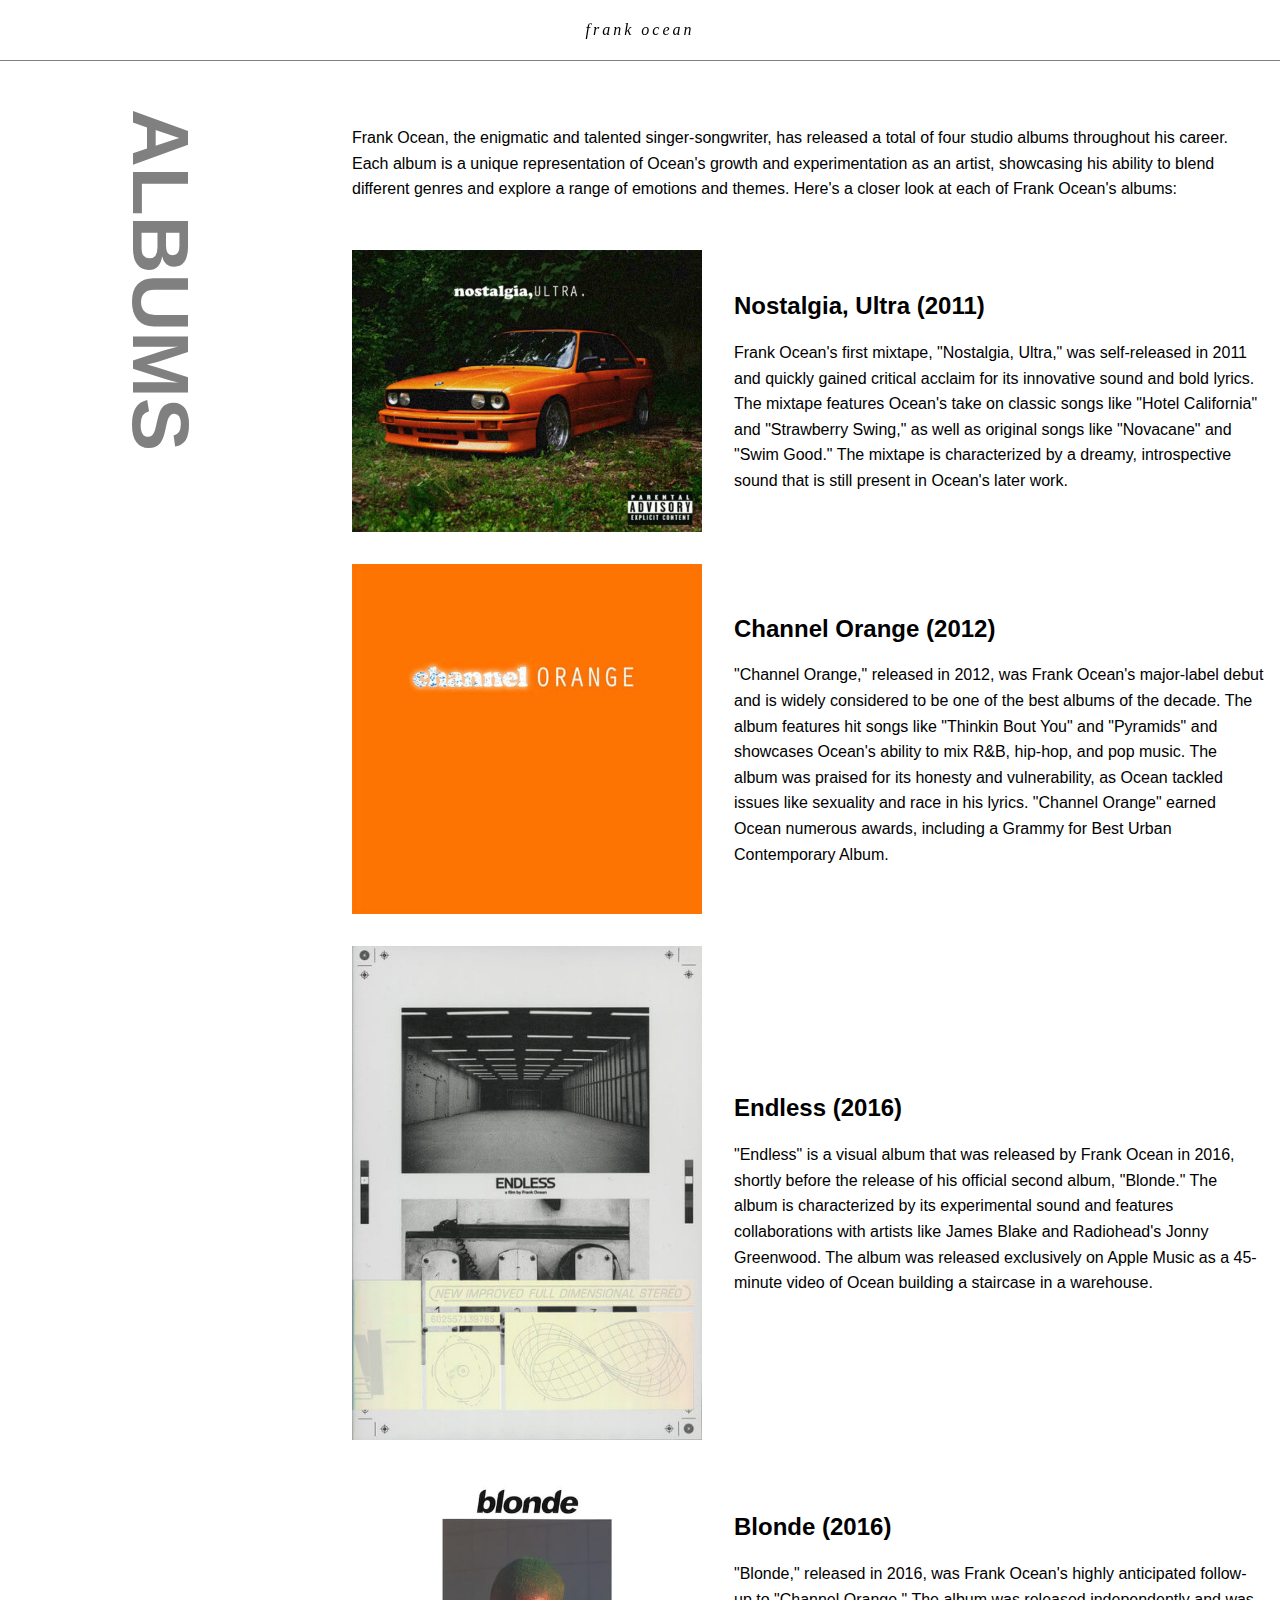
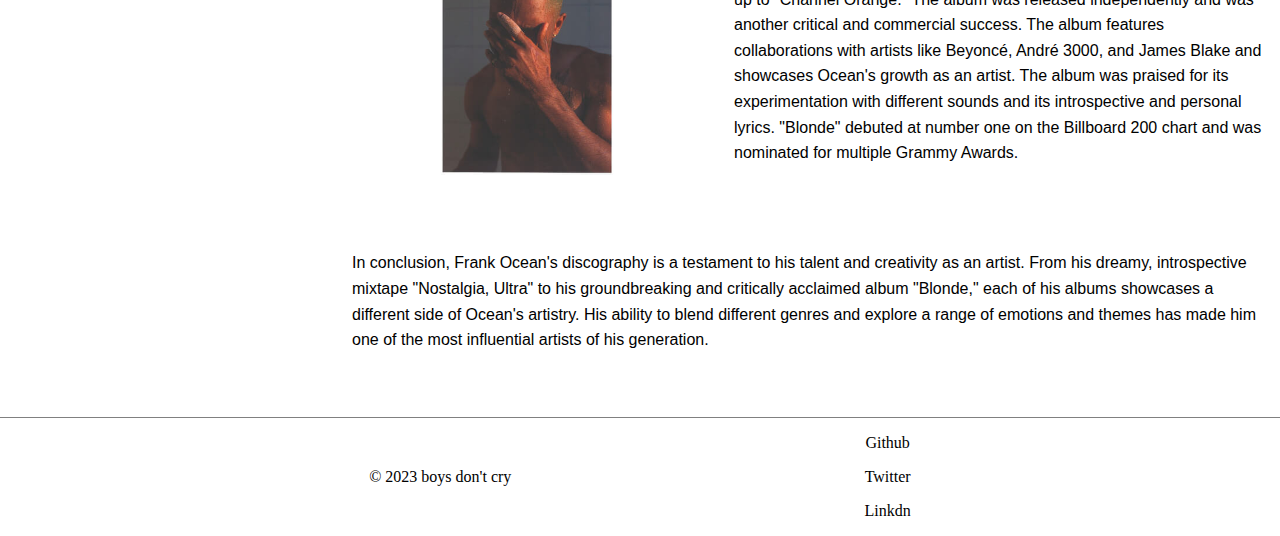
<file: source/albums.html>
<!DOCTYPE html>
<html lang="en">

<head>
    <meta charset="UTF-8">
    <meta http-equiv="X-UA-Compatible" content="IE=edge">
    <meta name="viewport" content="width=device-width, initial-scale=1.0">
    <link rel="stylesheet" href="styles/style.css">
    <script src="scripts/footer.js" defer></script>
    <script src="scripts/script.js" defer></script>
    <title>Frank Ocean | Albums</title>
</head>

<body>
    <nav>
        <a href="index.html">
            <div class="logo">
                <div class="box top">
                    <span class="firstname underline" data-name="frank">frank</span>
                    <span class="lastname underline" data-name="ocean"> ocean</span>
                </div>
            </div>
        </a>
        <!-- <div class="navlinks">
            <a href="#" class="underline">Albums</a>
            <a href="#" class="underline">Showcase</a>
        </div> -->
    </nav>
    <main class=" parag">
        <section class=" aside">
            <p class="upside txt-lg observe">Albums</p>
        </section>
        <article class="album-container">
            <section class="observe">
                <p>
                    Frank Ocean, the enigmatic and talented singer-songwriter, has released a total of four studio
                    albums
                    throughout
                    his
                    career. Each album is a unique representation of Ocean's growth and experimentation as an artist,
                    showcasing
                    his
                    ability
                    to blend different genres and explore a range of emotions and themes.

                    Here's a closer look at each of Frank Ocean's albums:
                </p>
            </section>
            <section class="album-section observe">
                <img src="./styles/nostalgia.jpeg" alt="Album cover for nostalgia, Ultra" loading="lazy">
                <section>
                    <h2>Nostalgia, Ultra (2011)</h2>
                    <p>
                        Frank Ocean's first mixtape, "Nostalgia, Ultra," was self-released in 2011 and quickly gained
                        critical
                        acclaim
                        for its
                        innovative sound and bold lyrics. The mixtape features Ocean's take on classic songs like "Hotel
                        California"
                        and
                        "Strawberry Swing," as well as original songs like "Novacane" and "Swim Good." The mixtape is
                        characterized
                        by a
                        dreamy,
                        introspective sound that is still present in Ocean's later work.</p>
                </section>
            </section>

            <section class="album-section observe">
                <img src="./styles/channelorange.jpeg" alt="album cover for channelorange" loading="lazy">
                <section>
                    <h2>
                        Channel Orange (2012)</h2>
                    <p>

                        "Channel Orange," released in 2012, was Frank Ocean's major-label debut and is widely considered
                        to
                        be
                        one
                        of
                        the best
                        albums of the decade. The album features hit songs like "Thinkin Bout You" and "Pyramids" and
                        showcases
                        Ocean's
                        ability
                        to mix R&B, hip-hop, and pop music. The album was praised for its honesty and vulnerability, as
                        Ocean
                        tackled
                        issues
                        like sexuality and race in his lyrics. "Channel Orange" earned Ocean numerous awards, including
                        a
                        Grammy
                        for
                        Best Urban
                        Contemporary Album.</p>
                </section>
            </section>
            <section class="album-section observe">
                <img src="./styles/endless.jpeg" alt="album cover for endless" loading="lazy">
                <section>
                    <h2>
                        Endless (2016)</h2>
                    <p>
                        "Endless" is a visual album that was released by Frank Ocean in 2016, shortly before the release
                        of
                        his
                        official
                        second
                        album, "Blonde." The album is characterized by its experimental sound and features
                        collaborations
                        with
                        artists
                        like
                        James Blake and Radiohead's Jonny Greenwood. The album was released exclusively on Apple Music
                        as a
                        45-minute
                        video of
                        Ocean building a staircase in a warehouse.</p>
                </section>
            </section>
            <section class="album-section">
                <img src="./styles/BLONDE.jpeg" alt="album cover for blonde" loading="lazy">
                <section>
                    <h2>
                        Blonde (2016)
                    </h2>
                    <p>
                        "Blonde," released in 2016, was Frank Ocean's highly anticipated follow-up to "Channel Orange."
                        The
                        album
                        was
                        released
                        independently and was another critical and commercial success. The album features collaborations
                        with
                        artists
                        like
                        Beyoncé, André 3000, and James Blake and showcases Ocean's growth as an artist. The album was
                        praised
                        for
                        its
                        experimentation with different sounds and its introspective and personal lyrics. "Blonde"
                        debuted at
                        number
                        one
                        on the
                        Billboard 200 chart and was nominated for multiple Grammy Awards.</p>
                </section>
            </section>
            <section>
                <p>
                    In conclusion, Frank Ocean's discography is a testament to his talent and creativity as an artist.
                    From
                    his
                    dreamy,
                    introspective mixtape "Nostalgia, Ultra" to his groundbreaking and critically acclaimed album
                    "Blonde,"
                    each
                    of
                    his
                    albums showcases a different side of Ocean's artistry. His ability to blend different genres and
                    explore
                    a
                    range
                    of
                    emotions and themes has made him one of the most influential artists of his generation.
                </p>
            </section>
        </article>

    </main>
</body>

</html>
</file>
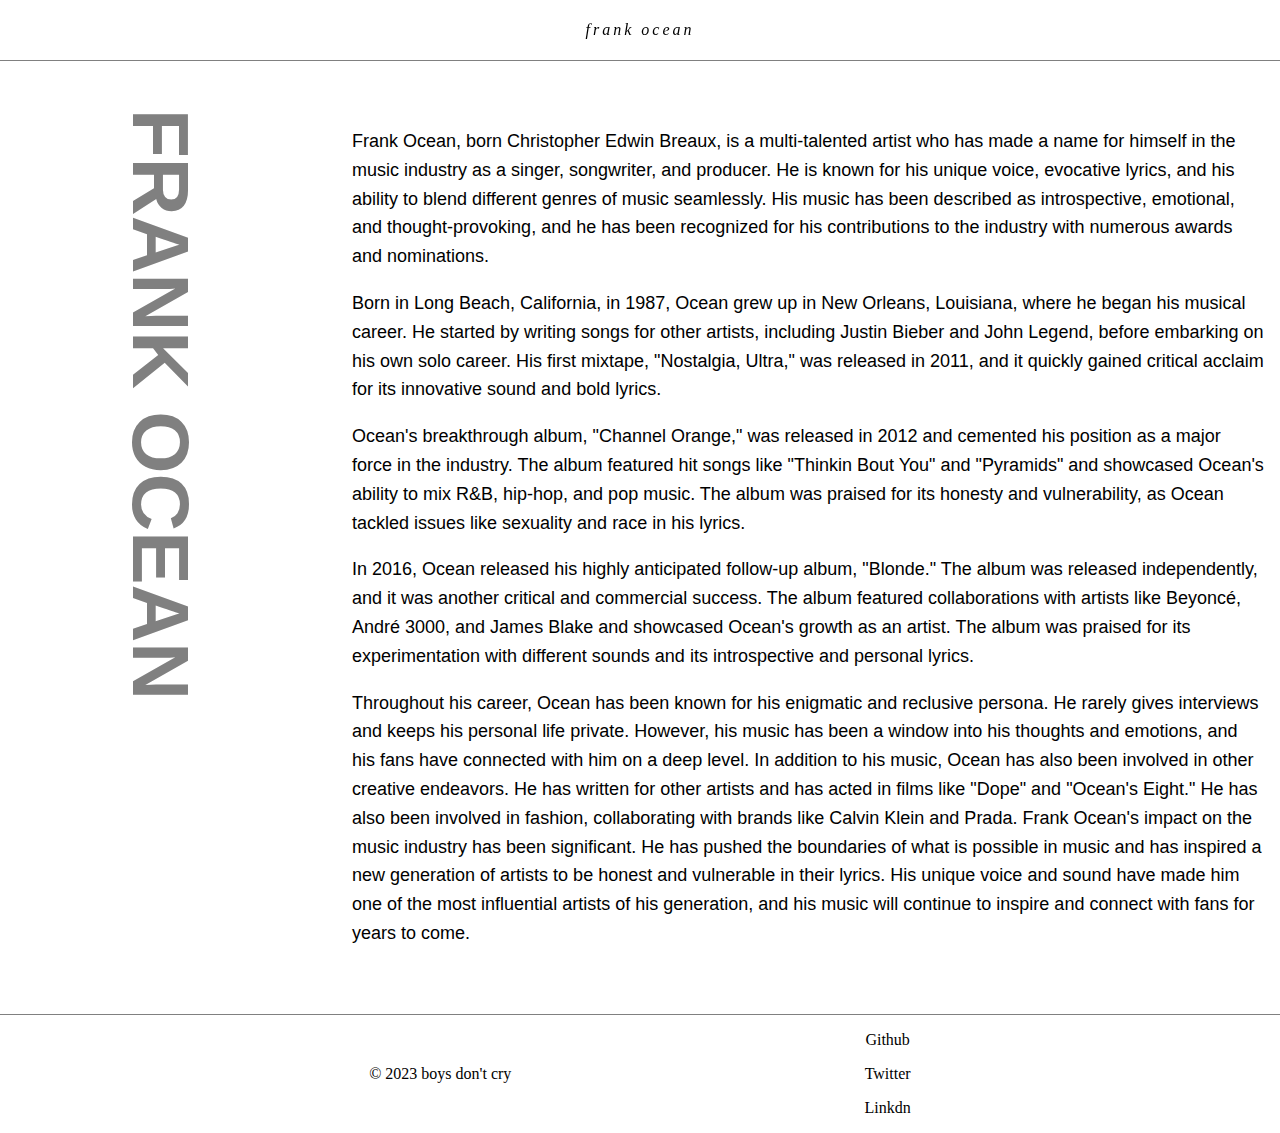
<file: source/frank.html>
<!DOCTYPE html>
<html lang="en">

<head>
    <meta charset="UTF-8">
    <meta http-equiv="X-UA-Compatible" content="IE=edge">
    <meta name="viewport" content="width=device-width, initial-scale=1.0">
    <link rel="stylesheet" href="styles/style.css">
    <script src="/source/scripts/footer.js" defer></script>
    <script src="scripts/script.js" defer></script>
    <title>Document</title>
</head>

<body>
    <nav>
        <a href="index.html">
            <div class="logo">
                <div class="box top">
                    <span class="firstname underline" data-name="frank">frank</span>
                    <span class="lastname underline" data-name="ocean"> ocean</span>
                </div>
            </div>
        </a>
        <!-- <div class="navlinks"> -->
        <!-- <a href="#" class="underline">Albums</a> -->
        <!-- <a href="#" class="underline">Showcase</a> -->
        <!-- </div> -->
    </nav>

    <main class="parag">
        <section class="aside observe">
            <p class="upside txt-lg">frank ocean</p>
        </section>
        <section class="content observe">
            <p>
                Frank Ocean, born Christopher Edwin Breaux, is a multi-talented artist who has made a name for himself
                in
                the music
                industry as a singer, songwriter, and producer. He is known for his unique voice, evocative lyrics, and
                his
                ability to
                blend different genres of music seamlessly. His music has been described as introspective, emotional,
                and
                thought-provoking, and he has been recognized for his contributions to the industry with numerous awards
                and
                nominations.
            </p>
            <p>
                Born in Long Beach, California, in 1987, Ocean grew up in New Orleans, Louisiana, where he began his
                musical
                career. He
                started by writing songs for other artists, including Justin Bieber and John Legend, before embarking on
                his
                own solo
                career. His first mixtape, "Nostalgia, Ultra," was released in 2011, and it quickly gained critical
                acclaim
                for its
                innovative sound and bold lyrics.
            </p>
            <p>
                Ocean's breakthrough album, "Channel Orange," was released in 2012 and cemented his position as a major
                force in the
                industry. The album featured hit songs like "Thinkin Bout You" and "Pyramids" and showcased Ocean's
                ability
                to mix R&B,
                hip-hop, and pop music. The album was praised for its honesty and vulnerability, as Ocean tackled issues
                like sexuality
                and race in his lyrics.
            </p>
            <p>
                In 2016, Ocean released his highly anticipated follow-up album, "Blonde." The album was released
                independently, and it
                was another critical and commercial success. The album featured collaborations with artists like
                Beyoncé,
                André 3000,
                and James Blake and showcased Ocean's growth as an artist. The album was praised for its experimentation
                with different
                sounds and its introspective and personal lyrics.
            </p>
            <p>
                Throughout his career, Ocean has been known for his enigmatic and reclusive persona. He rarely gives
                interviews and
                keeps his personal life private. However, his music has been a window into his thoughts and emotions,
                and
                his fans have
                connected with him on a deep level.

                In addition to his music, Ocean has also been involved in other creative endeavors. He has written for
                other
                artists and
                has acted in films like "Dope" and "Ocean's Eight." He has also been involved in fashion, collaborating
                with
                brands like
                Calvin Klein and Prada.

                Frank Ocean's impact on the music industry has been significant. He has pushed the boundaries of what is
                possible in
                music and has inspired a new generation of artists to be honest and vulnerable in their lyrics. His
                unique
                voice and
                sound have made him one of the most influential artists of his generation, and his music will continue
                to
                inspire and
                connect with fans for years to come.
            </p>
        </section>
    </main>
</body>

</html>
</file>
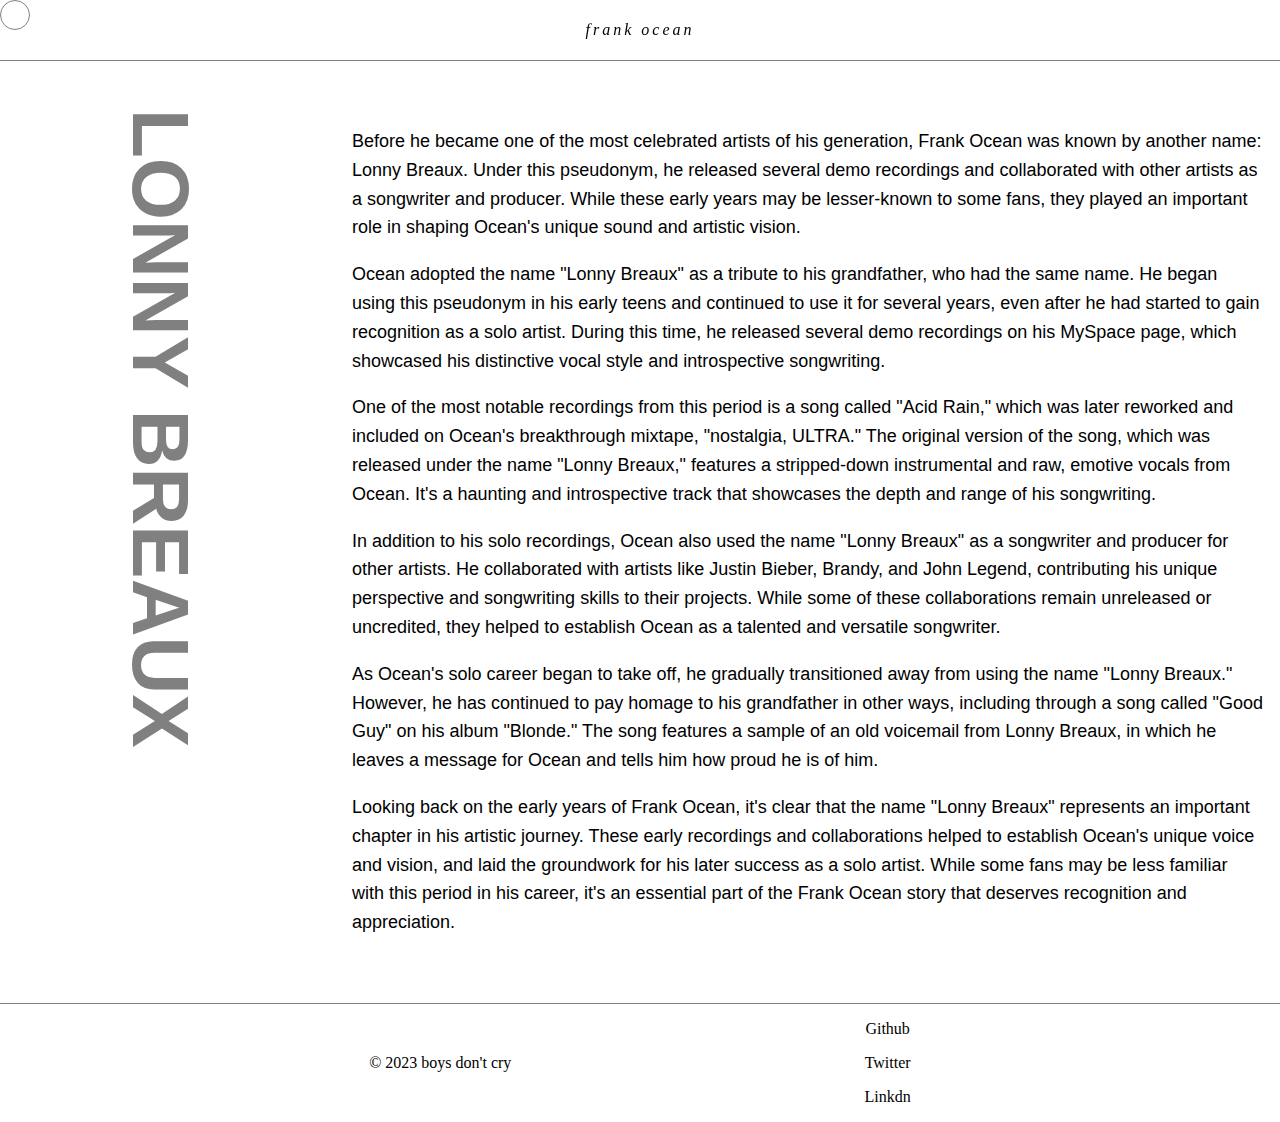
<file: source/lonny.html>
<!DOCTYPE html>
<html lang="en">

<head>
    <meta charset="UTF-8">
    <meta http-equiv="X-UA-Compatible" content="IE=edge">
    <meta name="viewport" content="width=device-width, initial-scale=1.0">
    <title>Frank Ocean | Lonny Breaux</title>
    <link rel="stylesheet" href="styles/style.css">
    <script src="scripts/footer.js" defer></script>
    <script src="scripts/trailer.js" defer></script>
    <script src="scripts/script.js" defer></script>
</head>

<body>
    <nav>
        <a href="index.html">
            <div class="logo">
                <div class="box top">
                    <span class="firstname underline" data-name="frank">frank</span>
                    <span class="lastname underline" data-name="ocean"> ocean</span>
                </div>
            </div>
        </a>
        <!-- <div class="navlinks"> -->
        <!-- <a href="#" class="underline">Showcase</a> -->
        <!-- </div> -->
    </nav>

    <main class="parag">
        <section class="aside">
            <p class="upside txt-lg observe">lonny breaux</p>
        </section>
        <section class="content">
            <p class="observe">
                Before he became one of the most celebrated artists of his generation,
                Frank Ocean was
                known by another
                name: Lonny
                Breaux. Under this pseudonym, he released several demo recordings and collaborated with other artists as
                a songwriter
                and producer. While these early years may be lesser-known to some fans, they played an important role in
                shaping Ocean's
                unique sound and artistic vision.
            </p>

            <p class="observe">
                Ocean adopted the name "Lonny Breaux" as a tribute to his grandfather, who had the same name. He began
                using this
                pseudonym in his early teens and continued to use it for several years, even after he had started to
                gain recognition as
                a solo artist. During this time, he released several demo recordings on his MySpace page, which
                showcased his
                distinctive vocal style and introspective songwriting.
            </p>
            <p class="observe">
                One of the most notable recordings from this period is a song called "Acid Rain," which was later
                reworked and included
                on Ocean's breakthrough mixtape, "nostalgia, ULTRA." The original version of the song, which was
                released under the name
                "Lonny Breaux," features a stripped-down instrumental and raw, emotive vocals from Ocean. It's a
                haunting and
                introspective track that showcases the depth and range of his songwriting.
            </p>
            <p class="observe">
                In addition to his solo recordings, Ocean also used the name "Lonny Breaux" as a songwriter and producer
                for other
                artists. He collaborated with artists like Justin Bieber, Brandy, and John Legend, contributing his
                unique perspective
                and songwriting skills to their projects. While some of these collaborations remain unreleased or
                uncredited, they
                helped to establish Ocean as a talented and versatile songwriter.
            </p>
            <p class="observe">
                As Ocean's solo career began to take off, he gradually transitioned away from using the name "Lonny
                Breaux." However, he
                has continued to pay homage to his grandfather in other ways, including through a song called "Good Guy"
                on his album
                "Blonde." The song features a sample of an old voicemail from Lonny Breaux, in which he leaves a message
                for Ocean and
                tells him how proud he is of him.
            </p>
            <p class="observe">
                Looking back on the early years of Frank Ocean, it's clear that the name "Lonny Breaux" represents an
                important chapter
                in his artistic journey. These early recordings and collaborations helped to establish Ocean's unique
                voice and vision,
                and laid the groundwork for his later success as a solo artist. While some fans may be less familiar
                with this period in
                his career, it's an essential part of the Frank Ocean story that deserves recognition and appreciation.
            </p>
        </section>
    </main>
    <div class="trailer"></div>

</body>

</html>
</file>
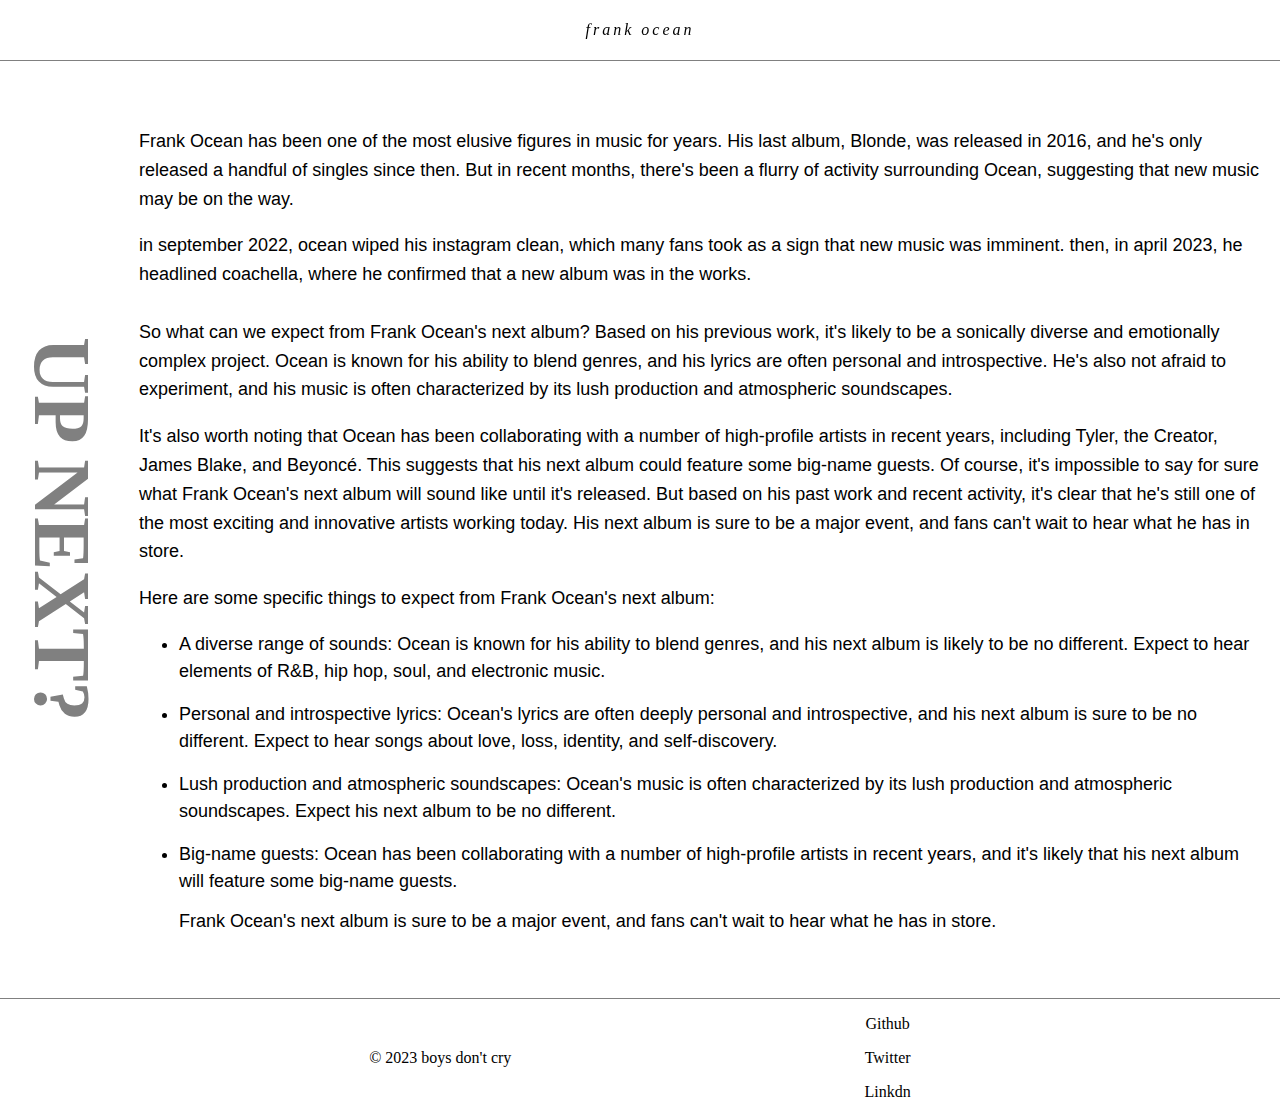
<file: source/next.html>
<!DOCTYPE html>
<html lang="en">

<head>
    <meta charset="UTF-8">
    <meta http-equiv="X-UA-Compatible" content="IE=edge">
    <meta name="viewport" content="width=device-width, initial-scale=1.0">
    <link rel="stylesheet" href="styles/style.css">
    <script src="scripts/footer.js" defer></script>
    <script src="scripts/script.js" defer></script>
    <title>Document</title>
</head>

<body>
    <nav>
        <a href="index.html">
            <div class="logo">
                <div class="box top">
                    <span class="firstname underline" data-name="frank">frank</span>
                    <span class="lastname underline" data-name="ocean"> ocean</span>
                </div>
            </div>
        </a>
        <!-- <div class="navlinks"> -->
        <!-- <a href="#" class="underline">Albums</a> -->
        <!-- <a href="#" class="underline">Showcase</a> -->
        <!-- </div> -->
    </nav>
    <main class="parag">
        <section class="observe txt-lg upside">Up next?</section>
        <article class="content">
            <p>
                Frank Ocean has been one of the most elusive figures in music for years. His last album, Blonde, was
                released in 2016,
                and he's only released a handful of singles since then. But in recent months, there's been a flurry of
                activity
                surrounding Ocean, suggesting that new music may be on the way.
            </p>
            <p>
                in september 2022, ocean wiped his instagram clean, which many fans took as a sign that new music was
                imminent. then, in
                april 2023, he headlined coachella, where he confirmed that a new album was in the works. <br><br>
                So what can we expect from Frank Ocean's next album? Based on his previous work, it's likely to be a
                sonically diverse
                and emotionally complex project. Ocean is known for his ability to blend genres, and his lyrics are
                often personal and
                introspective. He's also not afraid to experiment, and his music is often characterized by its lush
                production and
                atmospheric soundscapes.
            </p>
            <p>
                It's also worth noting that Ocean has been collaborating with a number of high-profile artists in recent
                years,
                including Tyler, the Creator, James Blake, and Beyoncé. This suggests that his next album could feature
                some big-name
                guests.

                Of course, it's impossible to say for sure what Frank Ocean's next album will sound like until it's
                released. But based
                on his past work and recent activity, it's clear that he's still one of the most exciting and innovative
                artists working
                today. His next album is sure to be a major event, and fans can't wait to hear what he has in store.
            </p>
            <p>
                Here are some specific things to expect from Frank Ocean's next album:
            </p>
            <ul>
                <li>

                    A diverse range of sounds: Ocean is known for his ability to blend genres, and his next album is
                    likely
                    to be no
                    different. Expect to hear elements of R&B, hip hop, soul, and electronic music.
                </li>
                <li>

                    Personal and introspective lyrics: Ocean's lyrics are often deeply personal and introspective, and
                    his
                    next album is
                    sure to be no different. Expect to hear songs about love, loss, identity, and self-discovery.
                </li>
                <li>

                    Lush production and atmospheric soundscapes: Ocean's music is often characterized by its lush
                    production
                    and atmospheric
                    soundscapes. Expect his next album to be no different.
                </li>
                <li>

                    Big-name guests: Ocean has been collaborating with a number of high-profile artists in recent years,
                    and
                    it's likely
                    that his next album will feature some big-name guests.
                </li>
                Frank Ocean's next album is sure to be a major event, and fans can't wait to hear what he has in store.
            </ul>
        </article>
    </main>

</body>

</html>
</file>
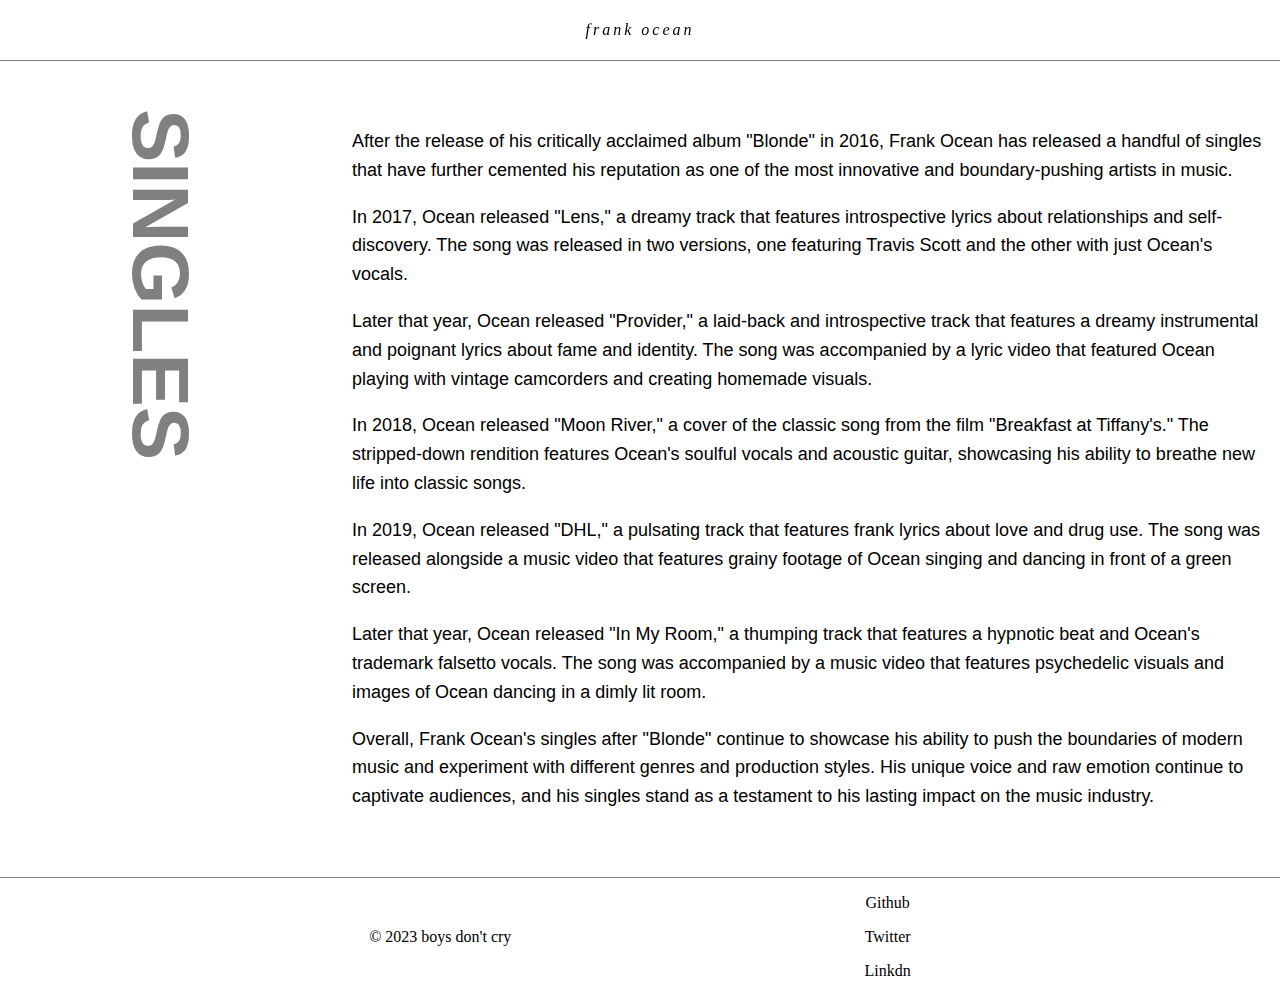
<file: source/singles.html>
<!DOCTYPE html>
<html lang="en">

<head>
    <meta charset="UTF-8">
    <meta http-equiv="X-UA-Compatible" content="IE=edge">
    <meta name="viewport" content="width=device-width, initial-scale=1.0">
    <link rel="stylesheet" href="styles/style.css">
    <script src="scripts/footer.js" defer></script>
    <script src="scripts/script.js" defer></script>
    <title>Document</title>
</head>

<body>
    <nav>
        <a href="index.html">
            <div class="logo">
                <div class="box top">
                    <span class="firstname underline" data-name="frank">frank</span>
                    <span class="lastname underline" data-name="ocean"> ocean</span>
                </div>
            </div>
        </a>
        <!-- <div class="navlinks"> -->
        <!-- <a href="#" class="underline">Albums</a> -->
        <!-- <a href="#" class="underline">Showcase</a> -->
        <!-- </div> -->
    </nav>
    <main class="parag">
        <section class="aside">
            <p class="upside txt-lg observe">singles</p>
        </section>
        <section class="content">
            <p class="observe">
                After the release of his critically acclaimed album "Blonde" in 2016, Frank Ocean has released a handful
                of
                singles
                that
                have further cemented his reputation as one of the most innovative and boundary-pushing artists in
                music.
            </p>
            <p class="observe">
                In 2017, Ocean released "Lens," a dreamy track that features introspective lyrics about relationships
                and
                self-discovery. The song was released in two versions, one featuring Travis Scott and the other with
                just
                Ocean's
                vocals.
            </p>

            <p class="observe">
                Later that year, Ocean released "Provider," a laid-back and introspective track that features a dreamy
                instrumental
                and
                poignant lyrics about fame and identity. The song was accompanied by a lyric video that featured Ocean
                playing
                with
                vintage camcorders and creating homemade visuals.</p>
            <p class="observe">
                In 2018, Ocean released "Moon River," a cover of the classic song from the film "Breakfast at
                Tiffany's."
                The
                stripped-down rendition features Ocean's soulful vocals and acoustic guitar, showcasing his ability to
                breathe
                new
                life
                into classic songs.</p>
            <p class="observe">

                In 2019, Ocean released "DHL," a pulsating track that features frank lyrics about love and drug use. The
                song
                was
                released alongside a music video that features grainy footage of Ocean singing and dancing in front of a
                green
                screen.</p>
            <p class="observe">
                Later that year, Ocean released "In My Room," a thumping track that features a hypnotic beat and Ocean's
                trademark
                falsetto vocals. The song was accompanied by a music video that features psychedelic visuals and images
                of
                Ocean
                dancing
                in a dimly lit room.
            </p>
            <p class="observe">

                Overall, Frank Ocean's singles after "Blonde" continue to showcase his ability to push the boundaries of
                modern
                music
                and experiment with different genres and production styles. His unique voice and raw emotion continue to
                captivate
                audiences, and his singles stand as a testament to his lasting impact on the music industry.
            </p>
        </section>
    </main>
</body>

</html>
</file>
<file: source/styles/style.css>
/* This is a reset for css and some basic general styling */

*,
*::after,
*::before {
    box-sizing: border-box;
}

body,
html {
    margin: 0;
    height: 100%;
    scroll-behavior: smooth;
}

a {
    text-decoration: none;
    color: inherit;
}

p {
    font-family: 'roboto', sans-serif;
    line-height: 1.6;
}

img {
    display: block;
    max-width: min(100vw, 350px);
}

h2 {
    font-family: sans-serif;
}

/* reset ends here */




/* styles for navigation */
nav {
    display: flex;
    justify-content: space-around;
    align-items: center;
    text-transform: lowercase;
    width: 100%;
    padding-inline: 2vmin;
    padding-block: 1rem;
    border-bottom: 1px gray solid;
    width: 100%;
    backdrop-filter: blur(50px);
    -webkit-backdrop-filter: blur(50px);
}

.logo {
    display: flex;
    align-items: center;
    justify-content: center;
    padding: 5px;
    letter-spacing: 3px;
    font-style: italic;
}

.navlinks {
    font-family: sans-serif;
    font-style: italic;
    font-weight: 200;
    display: flex;
    justify-content: space-between;
    gap: 2rem;
}

/* styles for page container */
.container {
    display: grid;
    padding: 1rem;
    gap: 1rem;
    min-height: 100vh;
    grid-template-columns: 1fr;
    justify-content: space-between;
    max-width: 100%;
}

/* creating cards for the homepage */
.card {
    display: flex;
    justify-content: center;
    align-items: center;
    border: 1px solid gray;
    font-style: italic;
    min-height: 300px;
    letter-spacing: 2px;
}

a:has(.card) {
    display: contents;
}

.test {
    filter: sepia(50%) grayscale(10%);
    position: relative;
}

/* adding background images to the before pseudo-element of cards for visual effects */
.test::before {
    content: '';
    position: absolute;
    width: 100%;
    height: 100%;
    transition: width .5s linear;
    transition-delay: .2s;
    background-repeat: no-repeat;
    background-position: center;
    background-size: cover;
}

.one::before {
    background-image: url('FsuT3ahWYAEpOXn.jpeg');
}

.two::before {
    background-image: url('frank-at-cochella.jpeg');
    background-position: inherit;
}

.three::before {
    background-image: url('BLONDE.jpeg');
    background-position: top;
}

.four::before {
    background-image: url('FergvfTWIAAwYeK.jpeg');
    background-position: top;
}

/* hover state for cards */
.test:hover::before,
test:focus::before {
    width: 100%;
}

/* styling for the footnote */
.footnote {
    display: flex;
    align-items: center;
    justify-content: center;
    font-style: italic;
    pointer-events: none;
}

/* adding the underline effect for desktop */

.underline {
    position: relative;
}

.underline::before {
    content: '';
    position: absolute;
    top: 100%;
    left: 0;
    width: 0%;
    height: 1px;
    background-color: black;
    transition: width .5s;
    transition-delay: .2s;
}

.underline:hover::before,
.card:hover>.underline::before {
    width: 100%;
}


.trailer {
    width: 30px;
    height: 30px;
    border-radius: 100%;
    border: 1px solid gray;
    position: absolute;
    top: 0;
    left: 0;
    display: none;
    animation: rotor 5s infinite linear;
}

.album-container {
    display: flex;
    flex-direction: column;
    gap: 2rem;
}

@keyframes rotor {
    100% {
        transform: rotateZ(360deg);
    }
}

.parag {
    display: flex;
    padding: 1rem;
    flex-direction: column;
    margin: auto;
    padding-block: 3rem;
    gap: 2rem;
}

.title {
    display: flex;
    justify-content: center;
    flex-direction: column;
    text-align: center;
    font-family: 'inter', serif;
}

.aside,
aside {
    position: relative;
    top: 0;
    margin-right: 1rem;
    left: 0;
    text-align: center;
    width: auto;
    height: 70%;
}

.txt-lg {
    font-size: 5rem;
    gap: 2rem;
    text-transform: uppercase;
    font-weight: 600;
    color: gray;
    align-self: center;
}

.content {
    min-width: 70%;
    font-size: 18px;
}

.footer {
    width: 100%;
    padding: 1rem;
    display: flex;
    align-items: center;
    border-top: 1px solid gray;
    justify-content: space-evenly;
    text-align: center;
}

.links {
    display: flex;
    flex-direction: column;
    gap: 1rem;
}

.album-section {
    display: flex;
    flex-direction: column;
    align-items: center;
    gap: 2rem;
}

@media screen and (min-width:720px) {

    .upside {
        writing-mode: vertical-lr;
    }

    .title,
    .parag {
        flex-direction: row;
    }

    .container {
        grid-template-columns: repeat(3, 1fr);
    }
}

@media (prefers-color-scheme:dark) {
    body {
        color: whitesmoke;
        background-color: #030303;
    }

    .underline::before {
        background-color: whitesmoke;
    }

    .trailer {
        border-color: white;
    }

    .test {
        filter: grayscale(80%);
    }
}

@media (hover:hover) and (min-width:600px) {
    .trailer {
        display: initial;
    }

    .test::before {
        width: 0%;
        background-size: initial;
    }

    .album-section {
        flex-direction: row;
    }

    .album-section>* {
        flex-basis: 100%;
    }
}

@keyframes loadup {
    0% {
        transform: translateX(50%);
        opacity: 0;
        filter: blur(50%);
    }

    100% {
        transform: translateX(0);
        opacity: 1;
    }
}

.hehe {
    animation: loadup 1s ease;
}

ul {
    font-size: 18px;
    font-family: sans-serif;
    display: flex;
    flex-direction: column;
    gap: 1rem;
}

li {
    line-height: 1.5;
}
</file>
